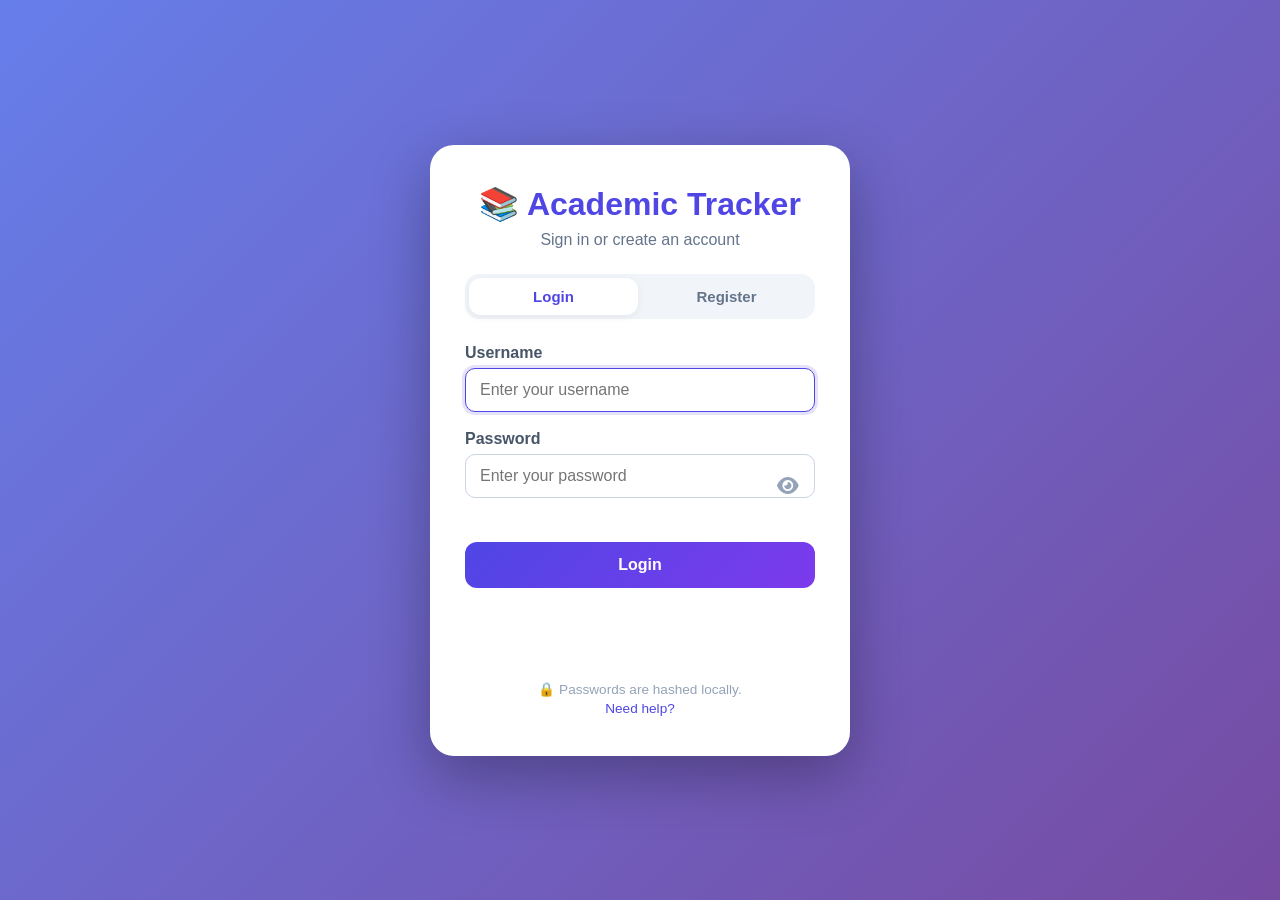
<file: index.html>
<!DOCTYPE html>
<html lang="en">
<head>
    <meta charset="UTF-8" />
    <meta name="viewport" content="width=device-width, initial-scale=1.0" />
    <title>Academic Tracker</title>
</head>
<body>
    <script>
        // Redirect to login or directly to app if already logged in
        const currentUser = localStorage.getItem('currentUser');
        if (currentUser) {
            // Optionally verify the user exists in the merged list
            window.location.href = 'app.html';
        } else {
            window.location.href = 'login.html';
        }
    </script>
</body>
</html>
</file>
<file: app.css>
/* ----- Reset & Layout ----- */
* {
    box-sizing: border-box;
    margin: 0;
    padding: 0;
    font-family: -apple-system, BlinkMacSystemFont, 'Segoe UI', Roboto, sans-serif;
}
body {
    background: #f1f5f9;
    min-height: 100vh;
    display: flex;
    justify-content: center;
    padding: 20px;
}
#app {
    max-width: 1400px;
    width: 100%;
    background: white;
    border-radius: 24px;
    box-shadow: 0 20px 40px rgba(0,0,0,0.08);
    overflow: hidden;
    display: flex;
    flex-direction: column;
    min-height: 90vh;
    position: relative;
}

/* ----- Header ----- */
.app-header {
    background: linear-gradient(135deg, #4f46e5, #7c3aed);
    color: white;
    padding: 12px 24px;
    display: flex;
    justify-content: space-between;
    align-items: center;
    flex-wrap: wrap;
    gap: 12px;
    border-bottom: 1px solid rgba(255,255,255,0.1);
    flex-shrink: 0;
}
.app-header .left {
    display: flex;
    align-items: center;
    gap: 16px;
}
.app-header .menu-btn {
    background: none;
    border: none;
    color: white;
    font-size: 1.6rem;
    cursor: pointer;
    padding: 4px 8px;
    border-radius: 8px;
    display: none;
}
.app-header .menu-btn:hover {
    background: rgba(255,255,255,0.15);
}
.app-header .brand {
    font-weight: 700;
    font-size: 1.4rem;
    display: flex;
    align-items: center;
    gap: 8px;
}
.app-header .brand i { font-size: 1.6rem; }
.app-header .page-title {
    font-size: 1rem;
    font-weight: 500;
    opacity: 0.85;
    background: rgba(255,255,255,0.12);
    padding: 4px 14px;
    border-radius: 20px;
    margin-left: 8px;
}
.app-header .right {
    display: flex;
    align-items: center;
    gap: 12px;
    flex-wrap: wrap;
}
.app-header .right .username {
    font-weight: 500;
    font-size: 0.95rem;
}
.app-header .logout-btn {
    background: rgba(255,255,255,0.15);
    border: 1px solid rgba(255,255,255,0.2);
    color: white;
    padding: 6px 16px;
    border-radius: 30px;
    cursor: pointer;
    font-size: 0.9rem;
    transition: all 0.2s;
    display: inline-flex;
    align-items: center;
    gap: 6px;
}
.app-header .logout-btn:hover {
    background: rgba(255,255,255,0.3);
    transform: scale(1.05);
}

/* ----- Sidebar ----- */
.app-sidebar {
    position: fixed;
    top: 0;
    left: -280px;
    width: 280px;
    height: 100%;
    background: white;
    box-shadow: 4px 0 20px rgba(0,0,0,0.1);
    transition: left 0.3s cubic-bezier(0.4,0,0.2,1);
    z-index: 200;
    padding: 24px 16px;
    display: flex;
    flex-direction: column;
    gap: 8px;
    overflow-y: auto;
}
.app-sidebar.open { left: 0; }
.sidebar-overlay {
    position: fixed;
    top: 0;
    left: 0;
    width: 100%;
    height: 100%;
    background: rgba(0,0,0,0.4);
    z-index: 150;
    display: none;
    backdrop-filter: blur(2px);
}
.sidebar-overlay.active { display: block; }
.app-sidebar .sidebar-header {
    display: flex;
    align-items: center;
    gap: 12px;
    padding-bottom: 20px;
    border-bottom: 1px solid #e5e7eb;
    margin-bottom: 16px;
}
.app-sidebar .sidebar-header img {
    width: 48px;
    height: 48px;
    border-radius: 50%;
    object-fit: cover;
    border: 2px solid #4f46e5;
}
.app-sidebar .sidebar-header .user-info { flex: 1; }
.app-sidebar .sidebar-header .user-info .name {
    font-weight: 600;
    color: #1e293b;
    font-size: 1.05rem;
}
.app-sidebar .nav-item {
    display: flex;
    align-items: center;
    gap: 14px;
    padding: 12px 16px;
    border-radius: 12px;
    color: #475569;
    font-weight: 500;
    cursor: pointer;
    transition: all 0.2s;
    border: none;
    background: none;
    width: 100%;
    font-size: 1rem;
}
.app-sidebar .nav-item i {
    font-size: 1.2rem;
    width: 24px;
    text-align: center;
    color: #94a3b8;
}
.app-sidebar .nav-item:hover {
    background: #f1f5f9;
    color: #4f46e5;
}
.app-sidebar .nav-item:hover i { color: #4f46e5; }
.app-sidebar .nav-item.active {
    background: #eef2ff;
    color: #4f46e5;
}
.app-sidebar .nav-item.active i { color: #4f46e5; }
.app-sidebar .sidebar-footer {
    margin-top: auto;
    padding-top: 16px;
    border-top: 1px solid #e5e7eb;
}

/* ----- Main Content ----- */
#mainContent {
    flex: 1;
    padding: 24px 28px;
    overflow-y: auto;
    background: white;
}
#pageContainer {
    animation: fadeIn 0.3s ease;
}
@keyframes fadeIn {
    from { opacity: 0; transform: translateY(8px); }
    to { opacity: 1; transform: translateY(0); }
}

/* ----- Bottom Nav (mobile) ----- */
.bottom-nav {
    display: none;
    position: fixed;
    bottom: 0;
    left: 0;
    right: 0;
    background: white;
    padding: 8px 12px;
    box-shadow: 0 -4px 20px rgba(0,0,0,0.08);
    z-index: 50;
    border-top: 1px solid #e5e7eb;
    justify-content: space-around;
    align-items: center;
}
.bottom-nav .nav-icon {
    display: flex;
    flex-direction: column;
    align-items: center;
    gap: 2px;
    background: none;
    border: none;
    color: #94a3b8;
    font-size: 0.7rem;
    cursor: pointer;
    padding: 6px 12px;
    border-radius: 8px;
    transition: all 0.2s;
    flex: 1;
}
.bottom-nav .nav-icon i { font-size: 1.3rem; }
.bottom-nav .nav-icon.active { color: #4f46e5; }
.bottom-nav .nav-icon.active i { color: #4f46e5; }

/* ----- Responsive ----- */
@media (max-width: 767px) {
    .app-header .menu-btn { display: block; }
    .app-header .page-title { display: none; }
    .app-header .brand { font-size: 1.2rem; }
    .app-header .right .username { display: none; }
    .app-sidebar { width: 260px; left: -260px; }
    .bottom-nav { display: flex; }
    #mainContent { padding-bottom: 80px; }
}
@media (min-width: 768px) {
    .app-sidebar {
        position: static;
        width: 100%;
        height: auto;
        background: transparent;
        box-shadow: none;
        padding: 0;
        flex-direction: row;
        flex-wrap: wrap;
        gap: 4px;
        border-bottom: 1px solid #e5e7eb;
        padding: 8px 16px;
        background: #f8fafc;
        border-radius: 0;
    }
    .app-sidebar.open { left: auto; }
    .app-sidebar .sidebar-header { display: none; }
    .app-sidebar .nav-item {
        width: auto;
        padding: 8px 16px;
        border-radius: 20px;
    }
    .app-sidebar .sidebar-footer { display: none; }
    .sidebar-overlay { display: none !important; }
    #mainContent { padding: 28px 32px; }
}
</file>
<file: tutorial.css>
/* =============================================================
   INTERACTIVE TUTORIAL
   ============================================================= */

/* -------------------------------------------------------------
   OVERLAY (used only for centered info steps — no target)
   ------------------------------------------------------------- */
.tut-overlay {
    position: fixed;
    inset: 0;
    background: rgba(15, 23, 42, 0.62);
    z-index: 9998;
    display: none;
    pointer-events: none;
}
.tut-overlay.active { display: block; }

/* -------------------------------------------------------------
   FOUR-PANEL MASK (dims everything except the highlighted target)
   ------------------------------------------------------------- */
.tut-mask {
    position: fixed;
    background: rgba(15, 23, 42, 0.62);
    z-index: 9998;
    pointer-events: none;
    display: none;
    transition: left 0.25s ease, top 0.25s ease,
                width 0.25s ease, height 0.25s ease;
}
.tut-mask.active { display: block; }

/* -------------------------------------------------------------
   HIGHLIGHT RING (around the target)
   ------------------------------------------------------------- */
.tut-highlight {
    position: fixed;
    border-radius: 12px;
    box-shadow:
        0 0 0 4px #4f46e5,
        0 0 0 12px rgba(79, 70, 229, 0.25),
        0 0 60px rgba(79, 70, 229, 0.35);
    z-index: 9999;
    pointer-events: none;
    display: none;
    transition: left 0.3s ease, top 0.3s ease,
                width 0.3s ease, height 0.3s ease;
    animation: tutPulse 2s ease-in-out infinite;
}
.tut-highlight.active { display: block; }
@keyframes tutPulse {
    0%, 100% { box-shadow: 0 0 0 4px #4f46e5, 0 0 0 12px rgba(79,70,229,0.25), 0 0 60px rgba(79,70,229,0.35); }
    50%      { box-shadow: 0 0 0 6px #4f46e5, 0 0 0 16px rgba(79,70,229,0.35), 0 0 80px rgba(79,70,229,0.5); }
}

/* -------------------------------------------------------------
   TOOLTIP
   ------------------------------------------------------------- */
.tut-tooltip {
    position: fixed;
    background: white;
    padding: 22px 24px 20px;
    border-radius: 16px;
    max-width: 420px;
    width: calc(100vw - 40px);
    z-index: 10000;
    box-shadow: 0 20px 60px rgba(0, 0, 0, 0.35);
    display: none;
    animation: tutPop 0.35s cubic-bezier(0.34, 1.56, 0.64, 1);
    border: 2px solid #4f46e5;
}
.tut-tooltip.active { display: block; }
@keyframes tutPop {
    from { opacity: 0; transform: scale(0.92) translateY(8px); }
    to   { opacity: 1; transform: scale(1) translateY(0); }
}

/* -------------------------------------------------------------
   ARROW  —  minimal. All positioning + direction is set by JS
   inline so no stylesheet can override it.
   ------------------------------------------------------------- */
.tut-tooltip .tt-arrow {
    position: absolute;
    width: 0;
    height: 0;
}

/* -------------------------------------------------------------
   TOOLTIP CONTENT
   ------------------------------------------------------------- */
.tut-tooltip .tt-title {
    font-size: 1.15rem;
    font-weight: 700;
    color: #1e293b;
    margin-bottom: 8px;
    display: flex;
    align-items: center;
    gap: 8px;
}
.tut-tooltip .tt-text {
    color: #475569;
    font-size: 0.95rem;
    line-height: 1.55;
}
.tut-tooltip .tt-text strong { color: #4f46e5; }
.tut-tooltip .tt-text em { color: #64748b; font-style: normal; }

/* -------------------------------------------------------------
   HINT (action steps — prompts the user what to click)
   ------------------------------------------------------------- */
.tut-tooltip .tt-hint {
    margin-top: 12px;
    font-size: 0.88rem;
    color: #4f46e5;
    font-weight: 600;
    display: none;
}
.tut-tooltip .tt-hint::before {
    content: '👉 ';
}

/* -------------------------------------------------------------
   INLINE ERROR MESSAGE (when verification fails)
   ------------------------------------------------------------- */
.tut-tooltip .tt-error {
    margin-top: 12px;
    padding: 9px 14px;
    background: #fef2f2;
    border-left: 3px solid #ef4444;
    color: #b91c1c;
    border-radius: 8px;
    font-size: 0.86rem;
    line-height: 1.4;
    display: none;
    animation: tutErrorIn 0.25s ease;
}
.tut-tooltip .tt-error.active { display: block; }
@keyframes tutErrorIn {
    from { opacity: 0; transform: translateY(-4px); }
    to   { opacity: 1; transform: translateY(0); }
}

/* -------------------------------------------------------------
   ACTIONS (Skip / Next buttons)
   ------------------------------------------------------------- */
.tut-tooltip .tt-actions {
    display: flex;
    gap: 10px;
    margin-top: 20px;
    justify-content: flex-end;
}
.tut-tooltip .tt-actions button {
    padding: 9px 20px;
    border: none;
    border-radius: 30px;
    font-weight: 600;
    cursor: pointer;
    font-size: 0.9rem;
    font-family: inherit;
    transition: all 0.2s;
}
.tut-tooltip .tt-skip {
    background: #e5e7eb;
    color: #475569;
}
.tut-tooltip .tt-skip:hover { background: #d1d5db; }
.tut-tooltip .tt-next {
    background: #4f46e5;
    color: white;
}
.tut-tooltip .tt-next:hover {
    background: #4338ca;
    transform: translateY(-1px);
}
.tut-tooltip .tt-next.done { background: #10b981; }
.tut-tooltip .tt-next.done:hover { background: #059669; }

/* -------------------------------------------------------------
   PROGRESS INDICATOR
   ------------------------------------------------------------- */
.tut-tooltip .tt-progress {
    margin-top: 14px;
    color: #94a3b8;
    font-size: 0.82rem;
    text-align: center;
    letter-spacing: 0.3px;
}

/* -------------------------------------------------------------
   HELP BUTTON (injected into the app header)
   ------------------------------------------------------------- */
.tut-help-btn {
    background: rgba(255, 255, 255, 0.15);
    border: 1px solid rgba(255, 255, 255, 0.25);
    color: white;
    width: 34px;
    height: 34px;
    border-radius: 50%;
    cursor: pointer;
    display: inline-flex;
    align-items: center;
    justify-content: center;
    font-size: 0.95rem;
    transition: all 0.2s;
    margin-right: 8px;
    font-family: inherit;
}
.tut-help-btn:hover {
    background: rgba(255, 255, 255, 0.3);
    transform: scale(1.08);
}
.tut-help-btn:active { transform: scale(0.96); }

/* -------------------------------------------------------------
   RESPONSIVE
   ------------------------------------------------------------- */
@media (max-width: 600px) {
    .tut-tooltip {
        max-width: calc(100vw - 24px);
        padding: 18px;
    }
    .tut-tooltip .tt-title { font-size: 1.05rem; }
    .tut-tooltip .tt-text { font-size: 0.9rem; }
    .tut-tooltip .tt-actions button {
        padding: 8px 16px;
        font-size: 0.85rem;
    }
    .tut-help-btn {
        width: 30px;
        height: 30px;
        font-size: 0.85rem;
    }
}
</file>
<file: login.css>
* {
    box-sizing: border-box;
    margin: 0;
    padding: 0;
    font-family: -apple-system, BlinkMacSystemFont, 'Segoe UI', Roboto, sans-serif;
}
body {
    background: linear-gradient(135deg, #667eea 0%, #764ba2 100%);
    min-height: 100vh;
    display: flex;
    justify-content: center;
    align-items: center;
    padding: 20px;
}
.login-card {
    background: white;
    padding: 40px 35px;
    border-radius: 24px;
    max-width: 420px;
    width: 100%;
    box-shadow: 0 20px 60px rgba(0, 0, 0, 0.3);
    text-align: center;
}
.login-card h1 {
    color: #4f46e5;
    font-size: 2rem;
    margin-bottom: 8px;
}
.login-card p.subtitle {
    color: #64748b;
    margin-bottom: 25px;
}
.input-group {
    margin-bottom: 18px;
    text-align: left;
    position: relative;
}
.input-group label {
    display: block;
    margin-bottom: 6px;
    font-weight: 600;
    color: #475569;
}
.input-group input {
    width: 100%;
    padding: 12px 40px 12px 14px;
    border: 1px solid #cbd5e1;
    border-radius: 10px;
    font-size: 16px;
    transition: border 0.2s;
}
.input-group input:focus {
    outline: none;
    border-color: #4f46e5;
    box-shadow: 0 0 0 3px rgba(79, 70, 229, 0.15);
}
.input-group .toggle-password {
    position: absolute;
    right: 12px;
    top: 42px;
    background: none;
    border: none;
    color: #94a3b8;
    cursor: pointer;
    font-size: 1.2rem;
    padding: 4px;
}
.input-group .toggle-password:hover {
    color: #4f46e5;
}
.hint-text {
    font-size: 0.85rem;
    color: #4f46e5;
    margin-top: 4px;
    min-height: 20px;
}
.btn-primary {
    width: 100%;
    padding: 14px;
    background: linear-gradient(135deg, #4f46e5, #7c3aed);
    color: white;
    border: none;
    border-radius: 12px;
    font-size: 16px;
    font-weight: 600;
    cursor: pointer;
    transition: transform 0.2s, box-shadow 0.2s;
    margin-top: 6px;
}
.btn-primary:hover {
    transform: translateY(-2px);
    box-shadow: 0 8px 20px rgba(79, 70, 229, 0.3);
}
.btn-primary:disabled {
    opacity: 0.6;
    cursor: not-allowed;
    transform: none;
}
.error-msg {
    color: #ef4444;
    font-size: 0.9rem;
    margin-top: 10px;
    min-height: 24px;
}
.success-msg {
    color: #10b981;
    font-size: 0.9rem;
    margin-top: 10px;
    min-height: 24px;
}
.loading-msg {
    color: #4f46e5;
    font-size: 0.9rem;
    margin-top: 10px;
    display: none;
}
.footer {
    margin-top: 25px;
    font-size: 0.85rem;
    color: #94a3b8;
}
.footer a {
    color: #4f46e5;
    text-decoration: none;
}
.footer-help {
    display: inline-block;
    margin-top: 4px;
}
.tab-bar {
    display: flex;
    gap: 4px;
    background: #f1f5f9;
    padding: 4px;
    border-radius: 14px;
    margin-bottom: 25px;
}
.tab-btn {
    flex: 1;
    padding: 10px 0;
    background: transparent;
    border: none;
    border-radius: 12px;
    font-weight: 600;
    font-size: 15px;
    color: #64748b;
    cursor: pointer;
    transition: all 0.2s;
}
.tab-btn.active {
    background: white;
    color: #4f46e5;
    box-shadow: 0 2px 8px rgba(0,0,0,0.06);
}
.tab-btn:hover:not(.active) {
    color: #1e293b;
}
.form-section {
    display: none;
}
.form-section.active {
    display: block;
    animation: fadeIn 0.3s ease;
}
@keyframes fadeIn {
    from { opacity: 0; transform: translateY(8px); }
    to { opacity: 1; transform: translateY(0); }
}

/* ===== PASSWORD STRENGTH METER ===== */
.strength-meter {
    margin-top: 8px;
    width: 100%;
}
.strength-bar {
    height: 4px;
    width: 0%;
    border-radius: 4px;
    background: #e2e8f0;
    transition: width 0.2s, background 0.2s;
}
.strength-text {
    display: block;
    font-size: 0.75rem;
    color: #64748b;
    margin-top: 4px;
    min-height: 18px;
    text-align: left;
}
.strength-bar.weak {
    background: #ef4444;
}
.strength-bar.fair {
    background: #f59e0b;
}
.strength-bar.good {
    background: #3b82f6;
}
.strength-bar.strong {
    background: #10b981;
}
</file>
